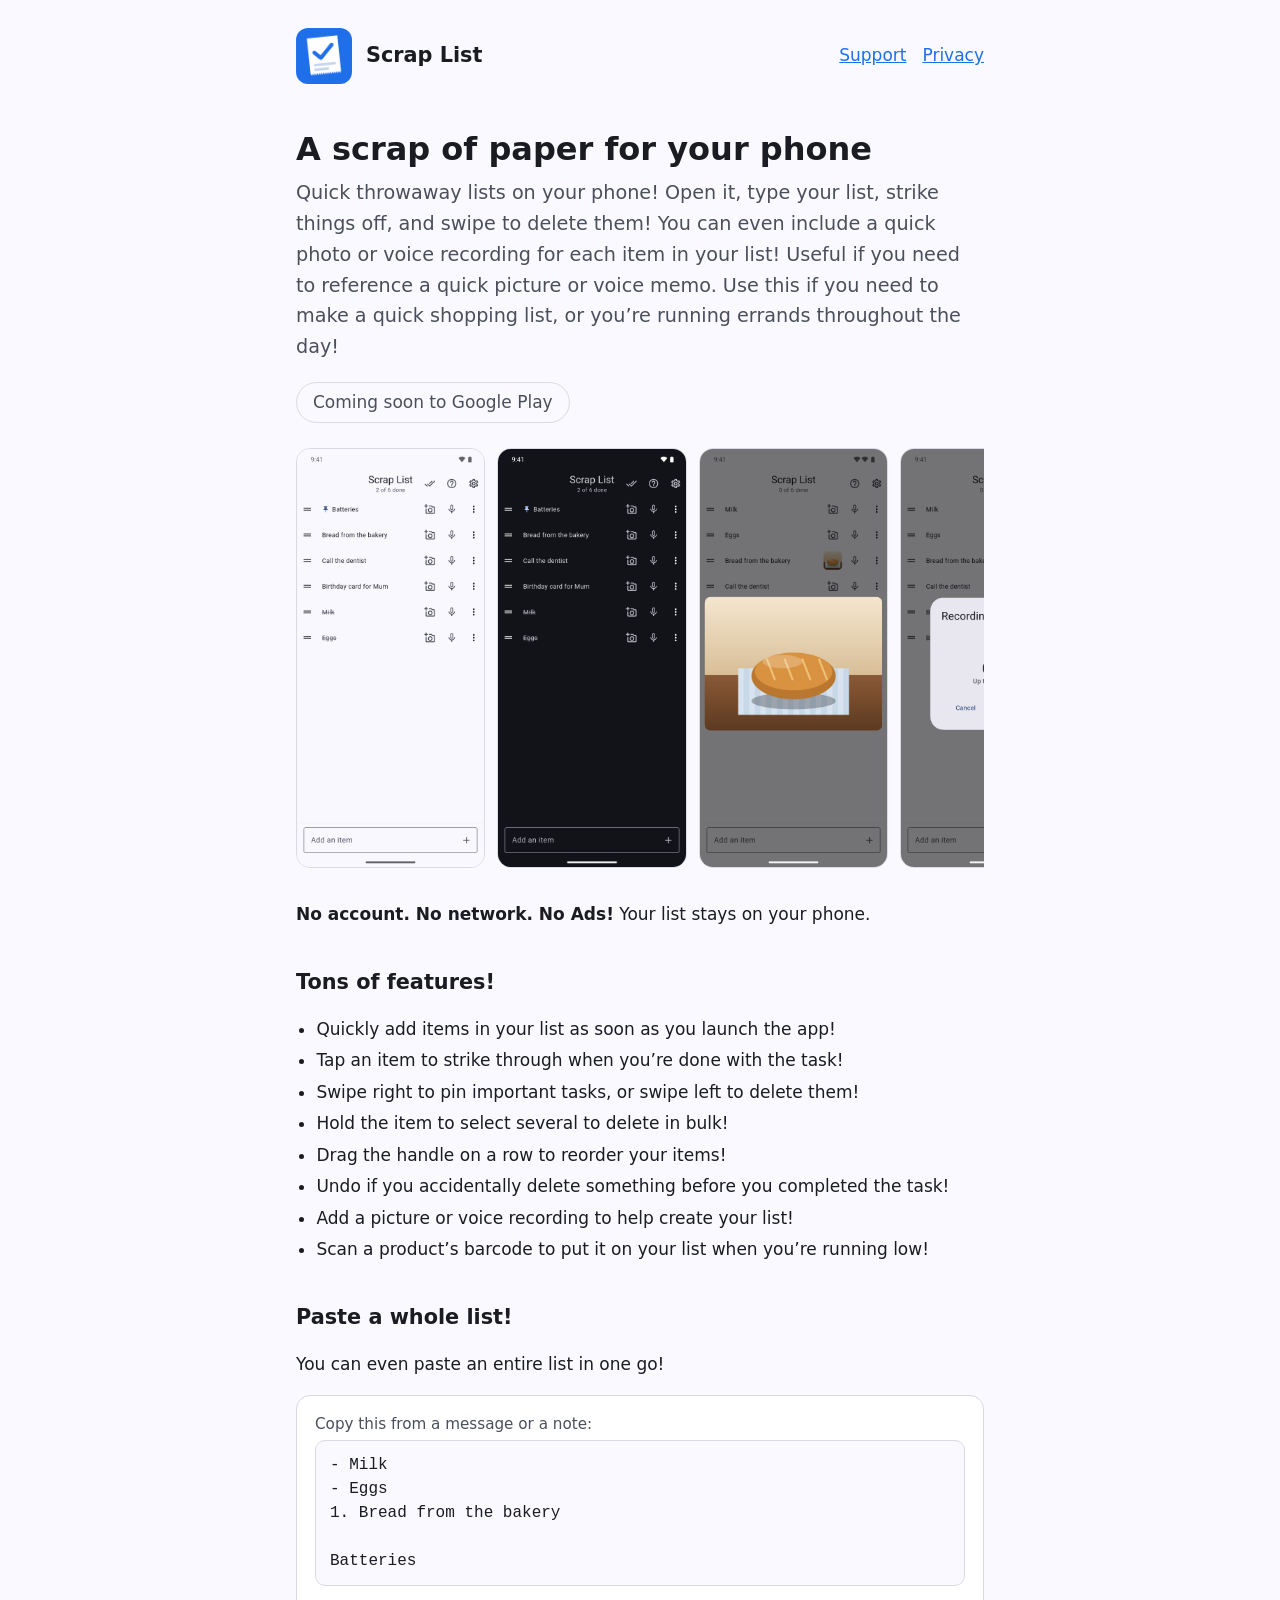
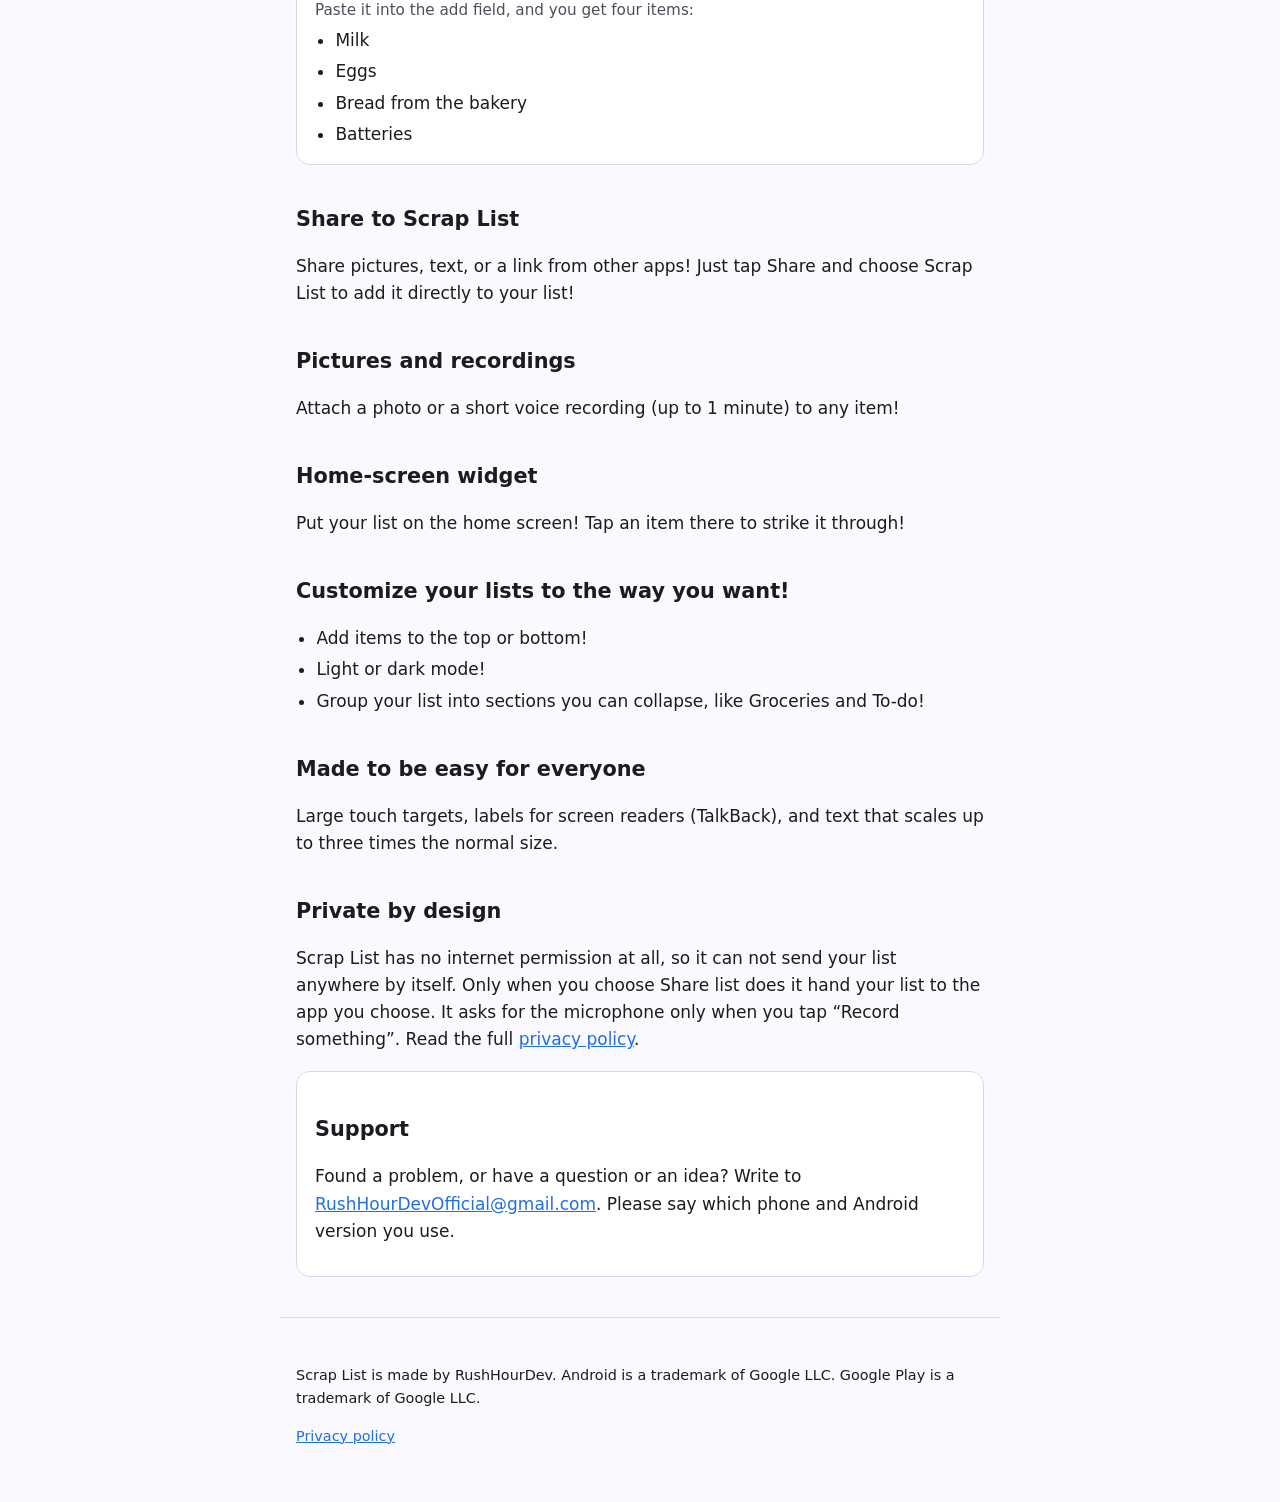
<file: index.html>
<!doctype html>
<html lang="en">
<head>
<meta charset="utf-8">
<meta name="viewport" content="width=device-width, initial-scale=1">
<title>Scrap List - Quick Throwaway Lists!</title>
<meta name="description" content="Scrap List: A mobile app that allows you to create quick, temporary lists for your day! Type, tap to strike it, and swipe to delete! Easy and quick to use!">
<link rel="icon" href="assets/icon.png">
<link rel="stylesheet" href="assets/style.css">
</head>
<body>
<header class="site">
  <img src="assets/icon.png" alt="" width="56" height="56">
  <a class="name" href="./">Scrap List</a>
  <nav aria-label="Pages">
    <a href="#support">Support</a>
    <a href="privacy/">Privacy</a>
  </nav>
</header>
<main>
  <h1>A scrap of paper for your phone</h1>
  <p class="lead">Quick throwaway lists on your phone! Open it, type your list, strike things off, and swipe to delete them! You can even include a quick photo or voice recording for each item in your list! Useful if you need to reference a quick picture or voice memo. Use this if you need to make a quick shopping list, or you&rsquo;re running errands throughout the day!</p>
  <p><span class="soon">Coming soon to Google Play</span></p>

  <div class="shots" role="group" aria-label="Screenshots of Scrap List">
    <img src="assets/phone-1-list.png" alt="A list of six items with two struck through and one pinned. The title says 2 of 6 done." width="1072" height="2392">
    <img src="assets/phone-2-dark.png" alt="The same list in the dark theme." width="1072" height="2392">
    <img src="assets/phone-3-photo.png" alt="A photo of a loaf of bread attached to the item Bread from the bakery, shown big over the list." width="1072" height="2392">
    <img src="assets/phone-4-voice.png" alt="Recording a voice memo for an item: a Recording box with a timer, the words Up to 1 minute, and a Stop and save button." width="1072" height="2392">
  </div>

  <p><strong>No account. No network. No Ads!</strong> Your list stays on your phone.</p>

  <h2>Tons of features!</h2>
  <ul>
    <li>Quickly add items in your list as soon as you launch the app!</li>
    <li>Tap an item to strike through when you&rsquo;re done with the task!</li>
    <li>Swipe right to pin important tasks, or swipe left to delete them!</li>
    <li>Hold the item to select several to delete in bulk!</li>
    <li>Drag the handle on a row to reorder your items!</li>
    <li>Undo if you accidentally delete something before you completed the task!</li>
    <li>Add a picture or voice recording to help create your list!</li>
    <li>Scan a product&rsquo;s barcode to put it on your list when you&rsquo;re running low!</li>
  </ul>

  <h2>Paste a whole list!</h2>
  <p>You can even paste an entire list in one go!</p>
  <div class="example">
    <p class="label">Copy this from a message or a note:</p>
    <pre>- Milk
- Eggs
1. Bread from the bakery

Batteries</pre>
    <p class="label">Paste it into the add field, and you get four items:</p>
    <ul>
      <li>Milk</li>
      <li>Eggs</li>
      <li>Bread from the bakery</li>
      <li>Batteries</li>
    </ul>
  </div>

  <h2>Share to Scrap List</h2>
  <p>Share pictures, text, or a link from other apps! Just tap Share and choose Scrap List to add it directly to your list!</p>

  <h2>Pictures and recordings</h2>
  <p>Attach a photo or a short voice recording (up to 1 minute) to any item!</p>

  <h2>Home-screen widget</h2>
  <p>Put your list on the home screen! Tap an item there to strike it through!</p>

  <h2>Customize your lists to the way you want!</h2>
  <ul>
    <li>Add items to the top or bottom!</li>
    <li>Light or dark mode!</li>
    <li>Group your list into sections you can collapse, like Groceries and To-do!</li>
  </ul>

  <h2>Made to be easy for everyone</h2>
  <p>Large touch targets, labels for screen readers (TalkBack), and text that scales up to three times the normal size.</p>

  <h2>Private by design</h2>
  <p>Scrap List has no internet permission at all, so it can not send your list anywhere by itself. Only when you choose Share list does it hand your list to the app you choose. It asks for the microphone only when you tap &ldquo;Record something&rdquo;. Read the full <a href="privacy/">privacy policy</a>.</p>

  <section id="support" class="card">
    <h2>Support</h2>
    <p>Found a problem, or have a question or an idea? Write to <a href="mailto:RushHourDevOfficial@gmail.com">RushHourDevOfficial@gmail.com</a>. Please say which phone and Android version you use.</p>
  </section>
</main>
<footer>
  <p>Scrap List is made by RushHourDev. Android is a trademark of Google LLC. Google Play is a trademark of Google LLC.</p>
  <p><a href="privacy/">Privacy policy</a></p>
</footer>

<dialog id="viewer" aria-label="Screenshot viewer">
  <div class="stage">
    <button type="button" class="close" aria-label="Close">&times;</button>
    <button type="button" class="nav prev" aria-label="Previous screenshot">&lsaquo;</button>
    <img id="viewer-img" alt="">
    <p class="caption" id="viewer-caption"></p>
    <button type="button" class="nav next" aria-label="Next screenshot">&rsaquo;</button>
  </div>
</dialog>
<script>
(function () {
  var shots = Array.prototype.slice.call(document.querySelectorAll('.shots img'));
  var dlg = document.getElementById('viewer');
  if (!shots.length || !dlg || typeof dlg.showModal !== 'function') return;
  var big = document.getElementById('viewer-img');
  var cap = document.getElementById('viewer-caption');
  var current = 0;

  function show(i) {
    current = (i + shots.length) % shots.length;
    big.src = shots[current].getAttribute('src');
    big.alt = shots[current].alt;
    cap.textContent = shots[current].alt;
    if (!dlg.open) dlg.showModal();
  }

  shots.forEach(function (img, i) {
    var b = document.createElement('button');
    b.type = 'button';
    b.setAttribute('aria-label', 'Enlarge: ' + img.alt);
    img.parentNode.insertBefore(b, img);
    b.appendChild(img);
    b.addEventListener('click', function () { show(i); });
  });

  dlg.querySelector('.close').addEventListener('click', function () { dlg.close(); });
  dlg.querySelector('.prev').addEventListener('click', function () { show(current - 1); });
  dlg.querySelector('.next').addEventListener('click', function () { show(current + 1); });
  // A click on the dark area around the picture closes it.
  dlg.addEventListener('click', function (e) {
    if (e.target === dlg || e.target.classList.contains('stage')) dlg.close();
  });
  dlg.addEventListener('keydown', function (e) {
    if (e.key === 'ArrowLeft') { e.preventDefault(); show(current - 1); }
    if (e.key === 'ArrowRight') { e.preventDefault(); show(current + 1); }
  });
})();
</script>
</body>
</html>
</file>
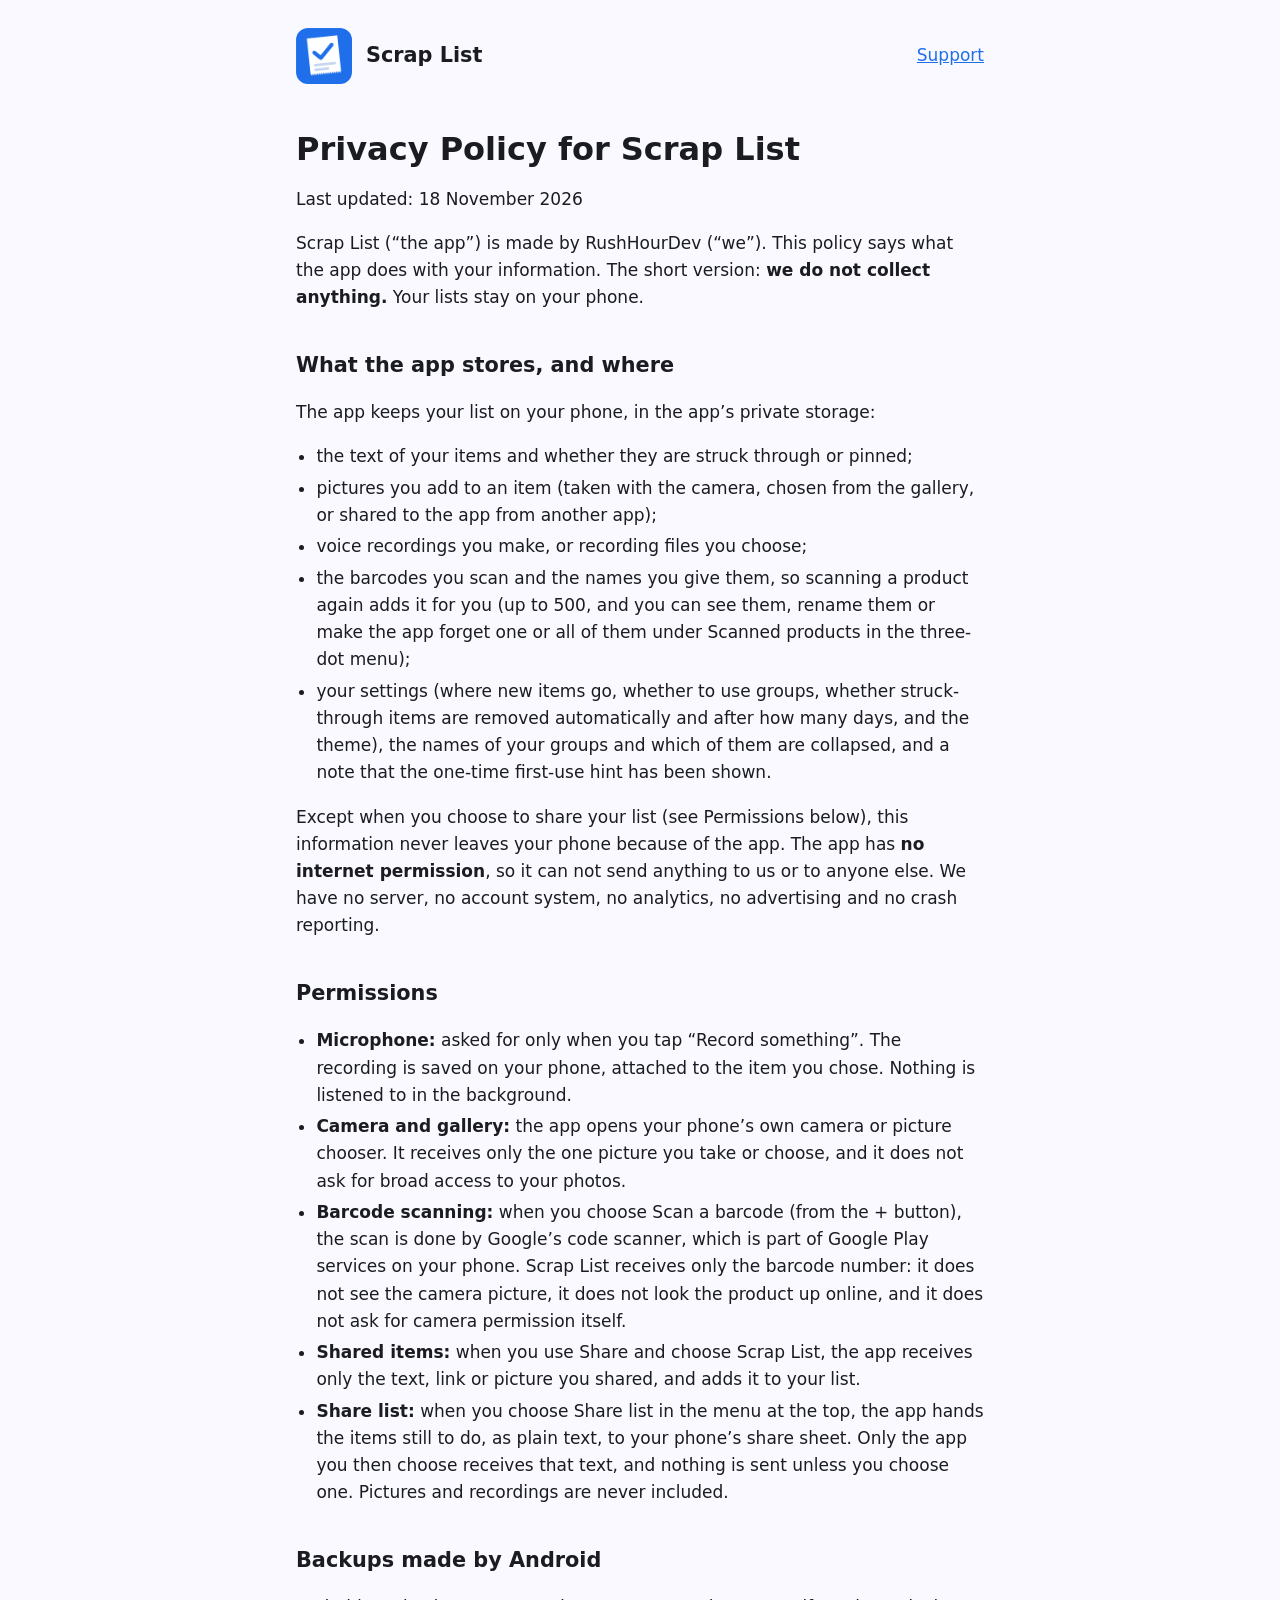
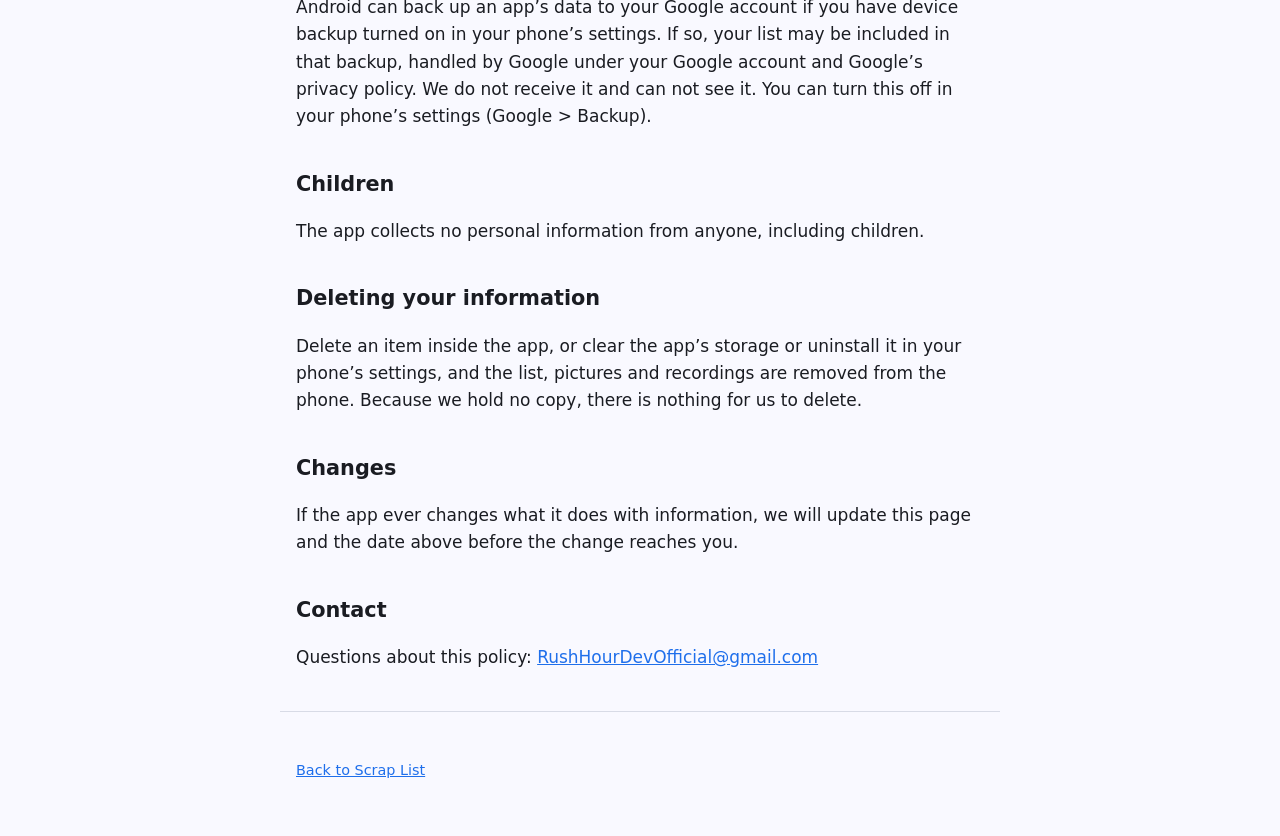
<file: privacy/index.html>
<!doctype html>
<html lang="en">
<head>
<meta charset="utf-8">
<meta name="viewport" content="width=device-width, initial-scale=1">
<title>Privacy Policy: Scrap List</title>
<meta name="description" content="Privacy policy for Scrap List. The app collects nothing; your list stays on your phone.">
<link rel="icon" href="../assets/icon.png">
<link rel="stylesheet" href="../assets/style.css">
</head>
<body>
<header class="site">
  <img src="../assets/icon.png" alt="" width="56" height="56">
  <a class="name" href="../">Scrap List</a>
  <nav aria-label="Pages">
    <a href="../#support">Support</a>
  </nav>
</header>
<main>
  <h1>Privacy Policy for Scrap List</h1>
  <p>Last updated: 18 November 2026</p>

  <p>Scrap List (&ldquo;the app&rdquo;) is made by RushHourDev (&ldquo;we&rdquo;). This policy says what the app does with your information. The short version: <strong>we do not collect anything.</strong> Your lists stay on your phone.</p>

  <h2>What the app stores, and where</h2>
  <p>The app keeps your list on your phone, in the app&rsquo;s private storage:</p>
  <ul>
    <li>the text of your items and whether they are struck through or pinned;</li>
    <li>pictures you add to an item (taken with the camera, chosen from the gallery, or shared to the app from another app);</li>
    <li>voice recordings you make, or recording files you choose;</li>
    <li>the barcodes you scan and the names you give them, so scanning a product again adds it for you (up to 500, and you can see them, rename them or make the app forget one or all of them under Scanned products in the three-dot menu);</li>
    <li>your settings (where new items go, whether to use groups, whether struck-through items are removed automatically and after how many days, and the theme), the names of your groups and which of them are collapsed, and a note that the one-time first-use hint has been shown.</li>
  </ul>
  <p>Except when you choose to share your list (see Permissions below), this information never leaves your phone because of the app. The app has <strong>no internet permission</strong>, so it can not send anything to us or to anyone else. We have no server, no account system, no analytics, no advertising and no crash reporting.</p>

  <h2>Permissions</h2>
  <ul>
    <li><strong>Microphone:</strong> asked for only when you tap &ldquo;Record something&rdquo;. The recording is saved on your phone, attached to the item you chose. Nothing is listened to in the background.</li>
    <li><strong>Camera and gallery:</strong> the app opens your phone&rsquo;s own camera or picture chooser. It receives only the one picture you take or choose, and it does not ask for broad access to your photos.</li>
    <li><strong>Barcode scanning:</strong> when you choose Scan a barcode (from the + button), the scan is done by Google&rsquo;s code scanner, which is part of Google Play services on your phone. Scrap List receives only the barcode number: it does not see the camera picture, it does not look the product up online, and it does not ask for camera permission itself.</li>
    <li><strong>Shared items:</strong> when you use Share and choose Scrap List, the app receives only the text, link or picture you shared, and adds it to your list.</li>
    <li><strong>Share list:</strong> when you choose Share list in the menu at the top, the app hands the items still to do, as plain text, to your phone&rsquo;s share sheet. Only the app you then choose receives that text, and nothing is sent unless you choose one. Pictures and recordings are never included.</li>
  </ul>

  <h2>Backups made by Android</h2>
  <p>Android can back up an app&rsquo;s data to your Google account if you have device backup turned on in your phone&rsquo;s settings. If so, your list may be included in that backup, handled by Google under your Google account and Google&rsquo;s privacy policy. We do not receive it and can not see it. You can turn this off in your phone&rsquo;s settings (Google &gt; Backup).</p>

  <h2>Children</h2>
  <p>The app collects no personal information from anyone, including children.</p>

  <h2>Deleting your information</h2>
  <p>Delete an item inside the app, or clear the app&rsquo;s storage or uninstall it in your phone&rsquo;s settings, and the list, pictures and recordings are removed from the phone. Because we hold no copy, there is nothing for us to delete.</p>

  <h2>Changes</h2>
  <p>If the app ever changes what it does with information, we will update this page and the date above before the change reaches you.</p>

  <h2>Contact</h2>
  <p>Questions about this policy: <a href="mailto:RushHourDevOfficial@gmail.com">RushHourDevOfficial@gmail.com</a></p>
</main>
<footer>
  <p><a href="../">Back to Scrap List</a></p>
</footer>
</body>
</html>
</file>
<file: assets/style.css>
:root {
  --bg: #f9f9ff;
  --text: #1a1c22;
  --muted: #4b4f5c;
  --accent: #1f6feb;
  --card: #ffffff;
  --line: #d8dbe6;
}
@media (prefers-color-scheme: dark) {
  :root {
    --bg: #11131a;
    --text: #e6e8f0;
    --muted: #a9adbb;
    --accent: #7aa7ff;
    --card: #1a1d27;
    --line: #2c3040;
  }
}
* { box-sizing: border-box; }
html { -webkit-text-size-adjust: 100%; }
body {
  margin: 0;
  background: var(--bg);
  color: var(--text);
  font: 17px/1.6 system-ui, -apple-system, "Segoe UI", Roboto, sans-serif;
}
main, header.site, footer { max-width: 720px; margin: 0 auto; padding: 0 16px; }
header.site { padding-top: 28px; padding-bottom: 8px; display: flex; align-items: center; gap: 14px; }
header.site img { width: 56px; height: 56px; border-radius: 12px; }
header.site a.name { font-size: 1.3rem; font-weight: 600; color: var(--text); text-decoration: none; }
nav { margin-left: auto; display: flex; gap: 16px; }
nav a { color: var(--accent); }
h1 { font-size: 2rem; line-height: 1.2; margin: 1.2em 0 0.3em; }
h2 { font-size: 1.3rem; margin: 1.8em 0 0.3em; }
p, li { color: var(--text); }
.lead { font-size: 1.2rem; color: var(--muted); margin-top: 0; }
a { color: var(--accent); }
a:focus-visible, button:focus-visible { outline: 3px solid var(--accent); outline-offset: 2px; }
ul { padding-left: 1.2em; }
li { margin: 0.25em 0; }
.shots { display: flex; gap: 12px; overflow-x: auto; padding: 8px 0 16px; scroll-snap-type: x mandatory; }
.shots img { height: 420px; width: auto; border-radius: 14px; border: 1px solid var(--line); scroll-snap-align: start; flex: none; }
.shots button { flex: none; padding: 0; border: 0; background: none; cursor: zoom-in; border-radius: 14px; scroll-snap-align: start; }
.shots button img { display: block; }
#viewer { border: 0; padding: 0; margin: 0; width: 100%; height: 100%; max-width: 100vw; max-height: 100vh; background: transparent; color: #fff; }
#viewer::backdrop { background: rgba(0, 0, 0, 0.88); }
#viewer .stage { width: 100%; height: 100%; display: flex; flex-direction: column; align-items: center; justify-content: center; gap: 12px; padding: 56px 64px 16px; }
#viewer img { max-width: 100%; max-height: calc(100vh - 150px); width: auto; height: auto; object-fit: contain; border-radius: 12px; background: #000; }
#viewer .caption { margin: 0; max-width: 560px; text-align: center; font-size: 0.95rem; line-height: 1.4; color: #e6e8f0; }
#viewer .close, #viewer .nav { position: absolute; width: 48px; height: 48px; border: 0; border-radius: 50%; background: rgba(255, 255, 255, 0.16); color: #fff; font-size: 28px; line-height: 1; cursor: pointer; }
#viewer .close { top: 8px; right: 8px; }
#viewer .nav { top: 50%; margin-top: -24px; }
#viewer .prev { left: 8px; }
#viewer .next { right: 8px; }
#viewer .close:hover, #viewer .nav:hover { background: rgba(255, 255, 255, 0.28); }
#viewer button:focus-visible { outline: 3px solid #fff; outline-offset: 2px; }
@media (max-width: 480px) { #viewer .stage { padding: 56px 8px 16px; } #viewer .nav { top: auto; bottom: 8px; margin-top: 0; } #viewer .prev { left: calc(50% - 60px); } #viewer .next { right: calc(50% - 60px); } #viewer img { max-height: calc(100vh - 200px); } }
.card { background: var(--card); border: 1px solid var(--line); border-radius: 14px; padding: 4px 18px 14px; margin: 16px 0; }
.example { background: var(--card); border: 1px solid var(--line); border-radius: 14px; padding: 4px 18px 10px; margin: 16px 0; }
.example .label { color: var(--muted); font-size: 0.95rem; margin: 12px 0 4px; }
.example pre { margin: 0; padding: 12px 14px; background: var(--bg); border: 1px solid var(--line); border-radius: 10px; font: 1rem/1.5 ui-monospace, SFMono-Regular, Consolas, monospace; overflow-x: auto; }
.example ul { margin: 4px 0 6px; }
.soon { display: inline-block; border: 1px solid var(--line); border-radius: 999px; padding: 6px 16px; color: var(--muted); }
footer { padding-top: 32px; padding-bottom: 40px; color: var(--muted); font-size: 0.9rem; border-top: 1px solid var(--line); margin-top: 40px; }
@media (prefers-reduced-motion: no-preference) { html { scroll-behavior: smooth; } }
</file>
